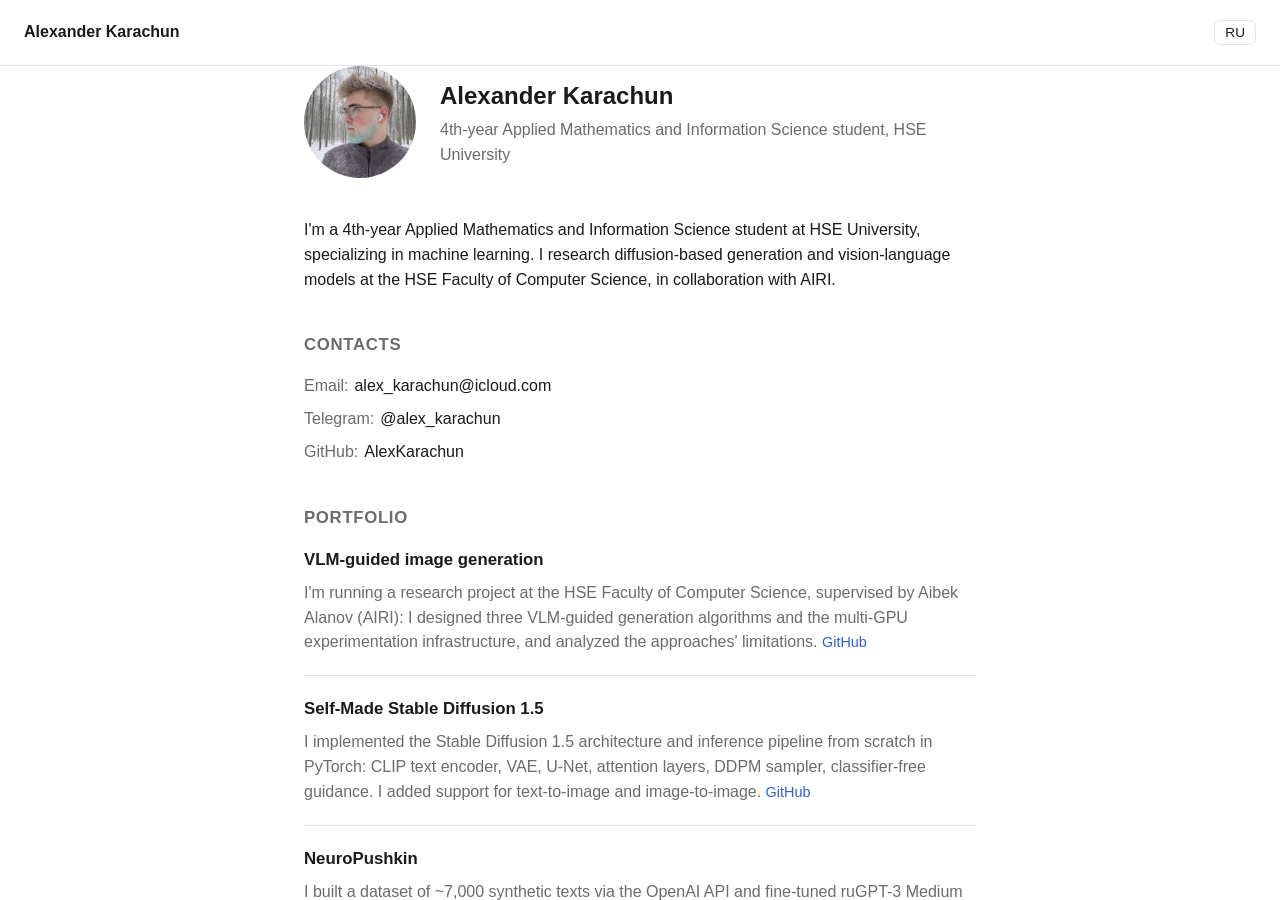
<file: index.html>
<!doctype html>
<html lang="ru">
<head>
  <meta charset="utf-8" />
  <meta http-equiv="refresh" content="0; url=profile/" />
  <link rel="canonical" href="profile/" />
  <title>Alexander Karachun</title>
</head>
<body>
  <p><a href="profile/">alexkarachun.github.io/profile/</a></p>
</body>
</html>
</file>
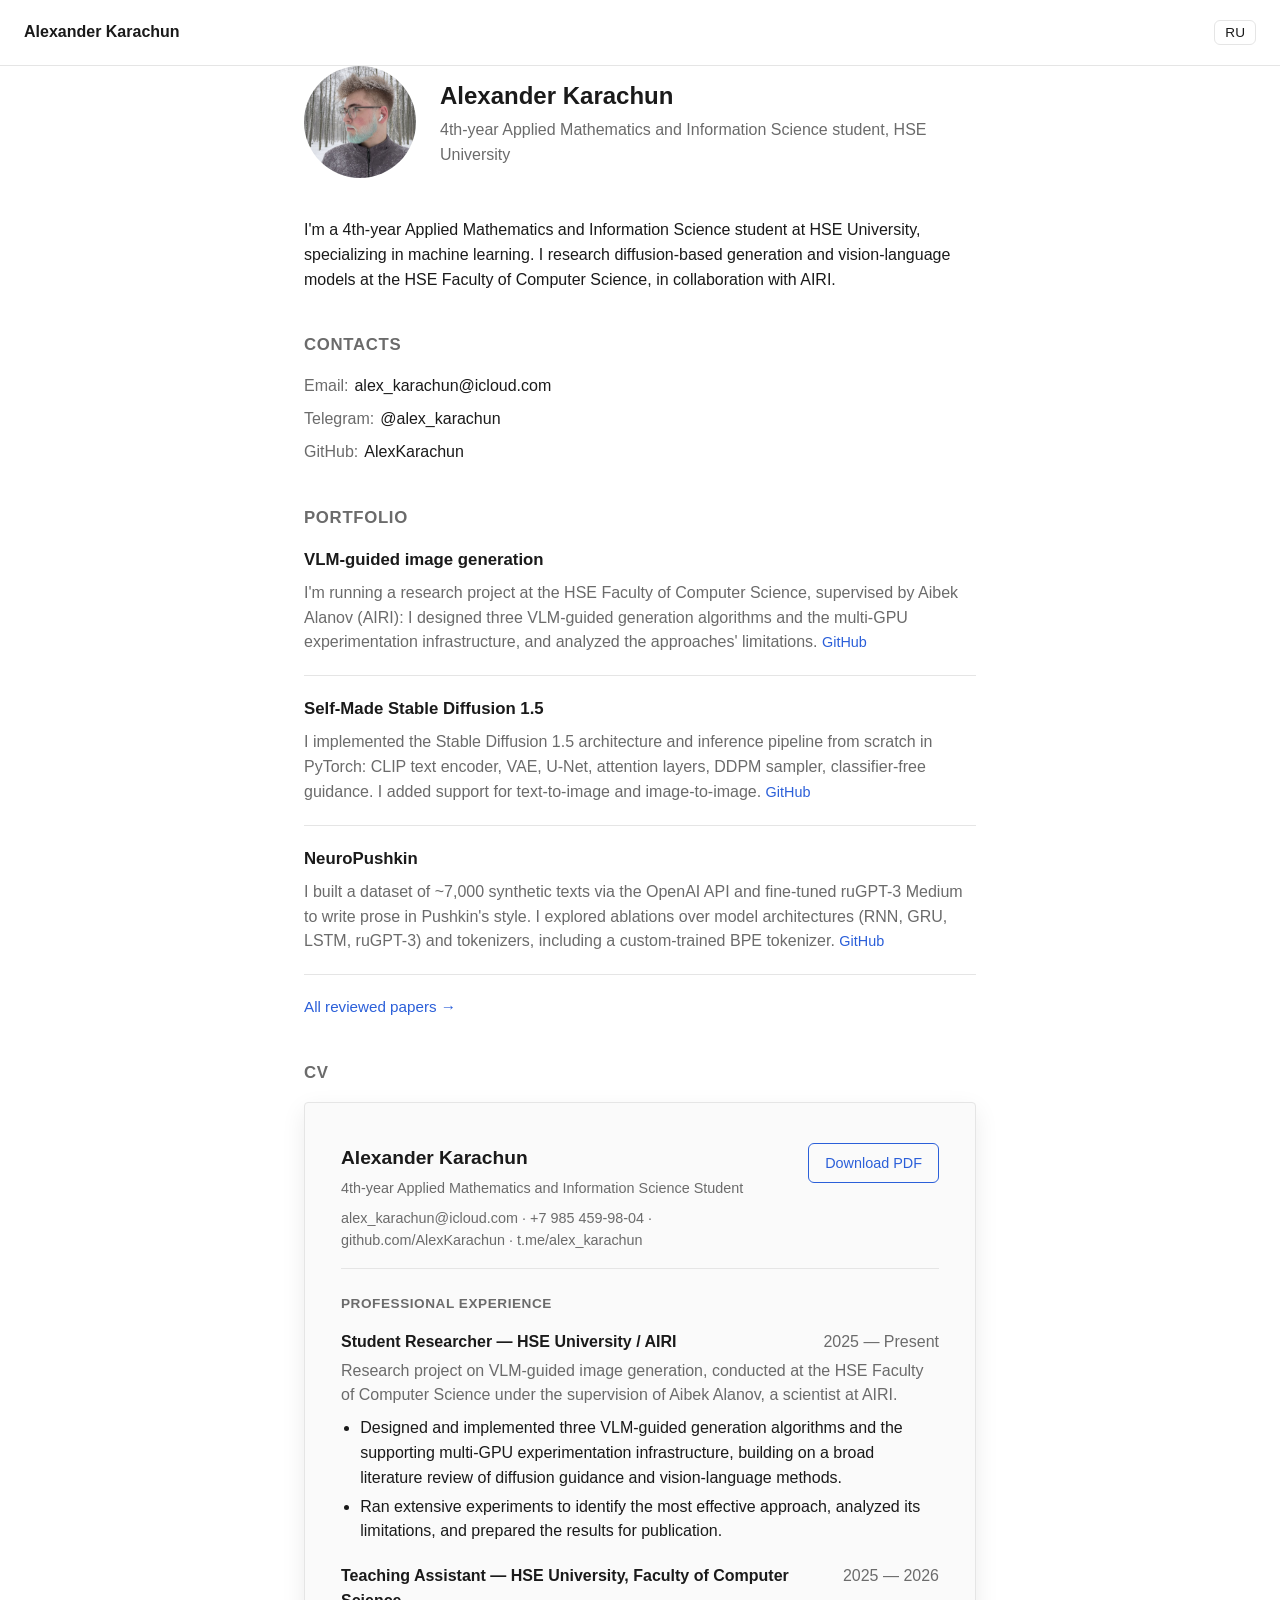
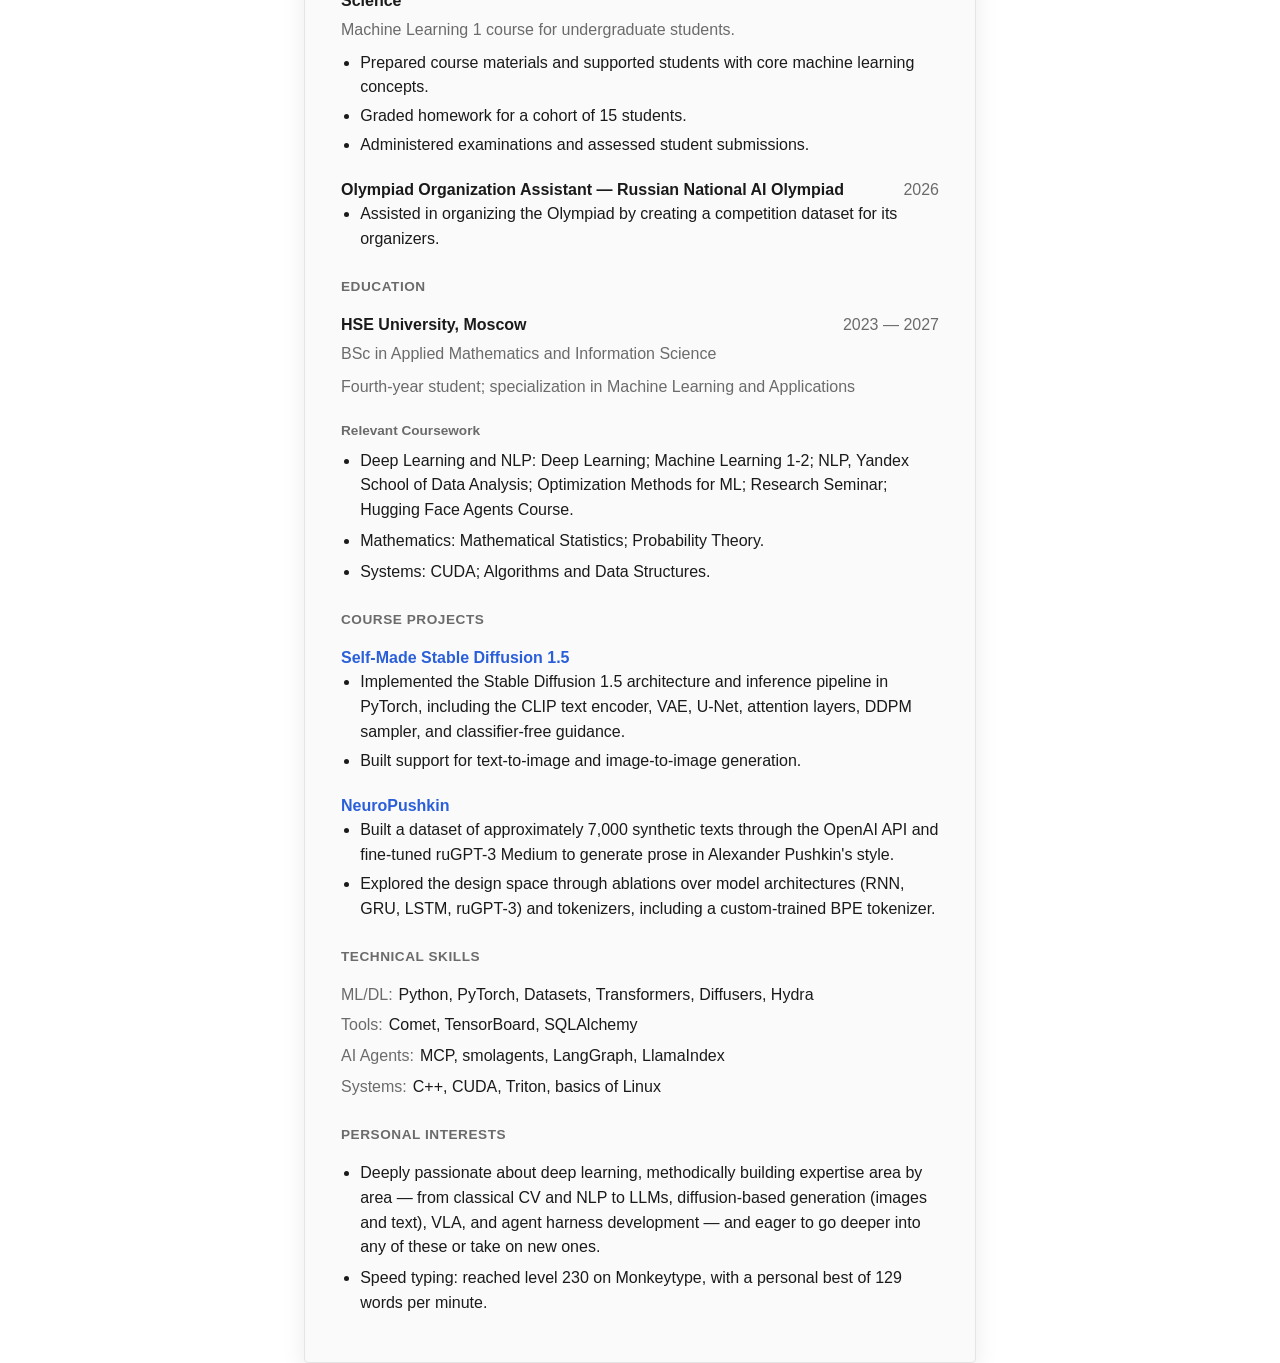
<file: profile/index.html>
<!doctype html>
<html lang="ru">
<head>
  <meta charset="utf-8" />
  <meta name="viewport" content="width=device-width, initial-scale=1" />
  <title>Alexander Karachun</title>
  <link rel="stylesheet" href="style.css" />
</head>
<body>
  <header class="site-header">
    <a class="brand" href="index.html">Alexander Karachun</a>
    <nav>
      <button type="button" data-lang-toggle aria-label="Switch language">EN</button>
    </nav>
  </header>

  <main class="container">
    <div class="hero">
      <img src="img/ava.jpg" alt="Alexander Karachun" width="320" height="320" />
      <div>
        <h1 data-field="name"></h1>
        <p data-field="tagline"></p>
      </div>
    </div>

    <section class="bio">
      <p data-field="bio"></p>
    </section>

    <section class="contacts">
      <h2 data-field="sections.contacts"></h2>
      <ul class="contacts-list" data-list="contacts"></ul>
    </section>

    <section class="portfolio">
      <h2 data-field="sections.portfolio"></h2>
      <div class="portfolio-grid" data-list="portfolio"></div>
      <hr class="portfolio-divider" />
      <p class="portfolio-more"><a href="https://github.com/AlexKarachun/ml_article_reports" target="_blank" rel="noopener" data-field="portfolioMoreText"></a></p>
    </section>

    <section id="cv" class="cv-section">
      <h2 data-field="sections.cv"></h2>
      <div class="a4-page">
        <div class="cv-head">
          <div>
            <h1 class="cv-name" data-field="cv.name"></h1>
            <p class="cv-tagline" data-field="cv.tagline"></p>
            <p class="cv-contacts" data-list="cv-contacts"></p>
          </div>
          <a class="download-btn" data-field="cv.downloadLink" href="#" download></a>
        </div>

        <section class="cv-block">
          <h2 data-field="cv.sections.experience"></h2>
          <div data-list="cv-experience"></div>
        </section>

        <section class="cv-block">
          <h2 data-field="cv.sections.education"></h2>
          <div class="entry">
            <div class="entry-head">
              <span data-field="cv.education.school"></span>
              <span class="entry-period" data-field="cv.education.period"></span>
            </div>
            <p class="entry-intro" data-field="cv.education.degree"></p>
            <p class="entry-intro" data-field="cv.education.note"></p>
          </div>
          <h3 class="cv-subheading" data-field="cv.sections.coursework"></h3>
          <ul class="coursework-list" data-list="cv-coursework"></ul>
        </section>

        <section class="cv-block">
          <h2 data-field="cv.sections.projects"></h2>
          <div data-list="cv-projects"></div>
        </section>

        <section class="cv-block">
          <h2 data-field="cv.sections.skills"></h2>
          <ul class="skills-list" data-list="cv-skills"></ul>
        </section>

        <section class="cv-block">
          <h2 data-field="cv.sections.interests"></h2>
          <ul class="interests-list" data-list="cv-interests"></ul>
        </section>
      </div>
    </section>
  </main>

  <script src="landing-data.js"></script>
  <script src="cv-data.js"></script>
  <script src="i18n.js"></script>
  <script>
    function render(lang) {
      const d = landingData[lang];
      const cv = cvData[lang];

      document.querySelector('[data-field="name"]').textContent = d.name;
      document.querySelector('[data-field="tagline"]').textContent = d.tagline;
      document.querySelector('[data-field="bio"]').textContent = d.bio;
      document.querySelector('[data-field="sections.contacts"]').textContent = d.sections.contacts;
      document.querySelector('[data-field="sections.portfolio"]').textContent = d.sections.portfolio;
      document.querySelector('[data-field="sections.cv"]').textContent = d.sections.cv;
      document.querySelector('[data-field="portfolioMoreText"]').textContent = d.portfolioMoreText;

      const contactsEl = document.querySelector('[data-list="contacts"]');
      contactsEl.innerHTML = "";
      d.contacts.forEach((c) => {
        const li = document.createElement("li");
        li.innerHTML = `<span class="label">${c.label}:</span><a href="${c.href}">${c.value}</a>`;
        contactsEl.appendChild(li);
      });

      const portfolioEl = document.querySelector('[data-list="portfolio"]');
      portfolioEl.innerHTML = "";
      d.portfolio.forEach((p, i) => {
        if (i > 0) portfolioEl.appendChild(document.createElement("hr")).className = "portfolio-divider";
        const item = document.createElement("div");
        item.className = "portfolio-item";
        item.innerHTML = `<h3>${p.title}</h3><p>${p.description} <a href="${p.link}" target="_blank" rel="noopener">GitHub</a></p>`;
        portfolioEl.appendChild(item);
      });

      renderCV(cv);
    }

    function renderCV(cv) {
      document.querySelector('[data-field="cv.name"]').textContent = cv.name;
      document.querySelector('[data-field="cv.tagline"]').textContent = cv.tagline;
      document.querySelector('[data-field="cv.sections.experience"]').textContent = cv.sections.experience;
      document.querySelector('[data-field="cv.sections.education"]').textContent = cv.sections.education;
      document.querySelector('[data-field="cv.sections.coursework"]').textContent = cv.sections.coursework;
      document.querySelector('[data-field="cv.sections.projects"]').textContent = cv.sections.projects;
      document.querySelector('[data-field="cv.sections.skills"]').textContent = cv.sections.skills;
      document.querySelector('[data-field="cv.sections.interests"]').textContent = cv.sections.interests;
      document.querySelector('[data-field="cv.education.school"]').textContent = cv.education.school;
      document.querySelector('[data-field="cv.education.period"]').textContent = cv.education.period;
      document.querySelector('[data-field="cv.education.degree"]').textContent = cv.education.degree;
      document.querySelector('[data-field="cv.education.note"]').textContent = cv.education.note;

      const downloadEl = document.querySelector('[data-field="cv.downloadLink"]');
      downloadEl.href = cv.pdf;
      downloadEl.textContent = cv.sections.download;

      const contactsEl = document.querySelector('[data-list="cv-contacts"]');
      contactsEl.innerHTML = cv.contacts.map((c) => `<a href="${c.href}">${c.label}</a>`).join(" &middot; ");

      const experienceEl = document.querySelector('[data-list="cv-experience"]');
      experienceEl.innerHTML = "";
      cv.experience.forEach((e) => {
        const div = document.createElement("div");
        div.className = "entry";
        div.innerHTML = `
          <div class="entry-head">
            <span>${e.role} — ${e.org}</span>
            <span class="entry-period">${e.period}</span>
          </div>
          ${e.intro ? `<p class="entry-intro">${e.intro}</p>` : ""}
          <ul>${e.bullets.map((b) => `<li>${b}</li>`).join("")}</ul>
        `;
        experienceEl.appendChild(div);
      });

      const courseworkEl = document.querySelector('[data-list="cv-coursework"]');
      courseworkEl.innerHTML = cv.coursework.map((c) => `<li>${c}</li>`).join("");

      const projectsEl = document.querySelector('[data-list="cv-projects"]');
      projectsEl.innerHTML = "";
      cv.projects.forEach((p) => {
        const div = document.createElement("div");
        div.className = "entry";
        div.innerHTML = `
          <div class="entry-head"><a href="${p.link}" target="_blank" rel="noopener">${p.title}</a></div>
          <ul>${p.bullets.map((b) => `<li>${b}</li>`).join("")}</ul>
        `;
        projectsEl.appendChild(div);
      });

      const skillsEl = document.querySelector('[data-list="cv-skills"]');
      skillsEl.innerHTML = cv.skills.map((s) => `<li><span class="label">${s.label}:</span>${s.value}</li>`).join("");

      const interestsEl = document.querySelector('[data-list="cv-interests"]');
      interestsEl.innerHTML = cv.interests.map((i) => `<li>${i}</li>`).join("");
    }

    i18n.initToggle(render);
  </script>
</body>
</html>
</file>
<file: profile/style.css>
:root {
  --bg: #ffffff;
  --text: #1a1a1a;
  --muted: #6b6b6b;
  --accent: #2b5fd9;
  --border: #e5e5e5;
  --card-bg: #fafafa;
}

@media (prefers-color-scheme: dark) {
  :root {
    --bg: #121212;
    --text: #ededed;
    --muted: #a0a0a0;
    --accent: #6d98ff;
    --border: #2a2a2a;
    --card-bg: #1a1a1a;
  }
}

* {
  box-sizing: border-box;
}

body {
  margin: 0;
  background: var(--bg);
  color: var(--text);
  font-family: -apple-system, BlinkMacSystemFont, "Segoe UI", Roboto, Helvetica, Arial, sans-serif;
  line-height: 1.55;
}

.container {
  max-width: 720px;
  margin: 0 auto;
  padding: 0 24px;
}

header.site-header {
  display: flex;
  align-items: center;
  justify-content: space-between;
  padding: 20px 24px;
  border-bottom: 1px solid var(--border);
}

header.site-header .brand {
  font-weight: 600;
  text-decoration: none;
  color: var(--text);
}

header.site-header nav {
  display: flex;
  align-items: center;
  gap: 16px;
}

header.site-header nav a {
  color: var(--muted);
  text-decoration: none;
  font-size: 0.95rem;
}

header.site-header nav a:hover,
header.site-header nav a.active {
  color: var(--text);
}

button[data-lang-toggle] {
  border: 1px solid var(--border);
  background: transparent;
  color: var(--text);
  border-radius: 6px;
  padding: 4px 10px;
  font-size: 0.85rem;
  cursor: pointer;
}

button[data-lang-toggle]:hover {
  border-color: var(--accent);
  color: var(--accent);
}

main {
  padding: 48px 0 80px;
}

.hero {
  display: flex;
  align-items: center;
  gap: 24px;
  margin-bottom: 32px;
}

.hero img {
  width: 112px;
  height: 112px;
  border-radius: 50%;
  object-fit: cover;
  flex-shrink: 0;
}

.hero h1 {
  margin: 0 0 4px;
  font-size: 1.5rem;
}

.hero p {
  margin: 0;
  color: var(--muted);
}

section {
  margin-top: 40px;
}

section h2 {
  font-size: 1.05rem;
  text-transform: uppercase;
  letter-spacing: 0.04em;
  color: var(--muted);
  margin-bottom: 16px;
}

.bio p {
  margin: 0;
}

.contacts-list {
  list-style: none;
  padding: 0;
  margin: 0;
  display: flex;
  flex-direction: column;
  gap: 8px;
}

.contacts-list a {
  color: var(--text);
  text-decoration: none;
}

.contacts-list a:hover {
  color: var(--accent);
}

.contacts-list .label {
  color: var(--muted);
  margin-right: 6px;
}

.portfolio-grid {
  display: flex;
  flex-direction: column;
}

.portfolio-item h3 {
  margin: 0 0 8px;
  font-size: 1.05rem;
}

.portfolio-item p {
  margin: 0;
  color: var(--muted);
}

.portfolio-item a {
  color: var(--accent);
  text-decoration: none;
  font-size: 0.9rem;
  white-space: nowrap;
}

.portfolio-item a:hover {
  text-decoration: underline;
}

.portfolio-divider {
  border: none;
  border-top: 1px solid var(--border);
  margin: 20px 0;
}

.portfolio-more {
  margin: 0;
}

.portfolio-more a {
  color: var(--accent);
  text-decoration: none;
  font-size: 0.95rem;
}

.portfolio-more a:hover {
  text-decoration: underline;
}

/* CV section (A4-style page block) */

.a4-page {
  background: var(--card-bg);
  border: 1px solid var(--border);
  border-radius: 4px;
  box-shadow: 0 8px 24px rgba(0, 0, 0, 0.08);
  width: 100%;
  padding: 40px 36px;
}

.cv-head {
  display: flex;
  align-items: flex-start;
  justify-content: space-between;
  gap: 16px;
  border-bottom: 1px solid var(--border);
  padding-bottom: 16px;
  margin-bottom: 16px;
}

.cv-head .download-btn {
  margin-top: 0;
  white-space: nowrap;
}

.cv-name {
  margin: 0 0 4px;
  font-size: 1.2rem;
}

.cv-tagline {
  margin: 0;
  color: var(--muted);
  font-size: 0.9rem;
}

.cv-block {
  margin-top: 24px;
}

.cv-block h2 {
  font-size: 0.85rem;
}

.cv-subheading {
  font-size: 0.85rem;
  color: var(--muted);
  margin: 16px 0 8px;
  font-weight: 600;
}

/* CV page */

.cv-contacts {
  color: var(--muted);
  font-size: 0.9rem;
  margin: 8px 0 0;
}

.cv-contacts a {
  color: var(--muted);
  text-decoration: none;
}

.cv-contacts a:hover {
  color: var(--accent);
}

.download-btn {
  display: inline-block;
  margin-top: 16px;
  border: 1px solid var(--accent);
  color: var(--accent);
  text-decoration: none;
  border-radius: 6px;
  padding: 8px 16px;
  font-size: 0.9rem;
}

.download-btn:hover {
  background: var(--accent);
  color: #fff;
}

.entry {
  margin-bottom: 20px;
}

.entry-head {
  display: flex;
  justify-content: space-between;
  gap: 12px;
  font-weight: 600;
}

.entry-head a {
  color: var(--accent);
  text-decoration: none;
}

.entry-head a:hover {
  text-decoration: underline;
}

.entry-period {
  color: var(--muted);
  font-weight: 400;
  white-space: nowrap;
}

.entry-intro {
  color: var(--muted);
  margin: 4px 0 8px;
}

.entry ul {
  margin: 0;
  padding-left: 1.2em;
}

.entry li {
  margin-bottom: 4px;
}

.coursework-list {
  margin: 0;
  padding-left: 1.2em;
}

.coursework-list li {
  margin-bottom: 6px;
}

.skills-list {
  list-style: none;
  padding: 0;
  margin: 0;
}

.skills-list li {
  margin-bottom: 6px;
}

.skills-list .label {
  color: var(--muted);
  margin-right: 6px;
}

.interests-list {
  margin: 0;
  padding-left: 1.2em;
}

.interests-list li {
  margin-bottom: 6px;
}

@media (max-width: 600px) {
  .container {
    padding: 0 16px;
  }

  header.site-header {
    padding: 16px;
  }

  main {
    padding: 32px 0 56px;
  }

  .hero {
    flex-direction: column;
    align-items: flex-start;
    gap: 16px;
    margin-bottom: 24px;
  }

  .hero img {
    width: 88px;
    height: 88px;
  }

  section {
    margin-top: 32px;
  }

  .a4-page {
    padding: 24px 18px;
  }

  .cv-head {
    flex-direction: column;
    align-items: flex-start;
  }

  .entry-head {
    flex-direction: column;
    gap: 2px;
  }
}
</file>
